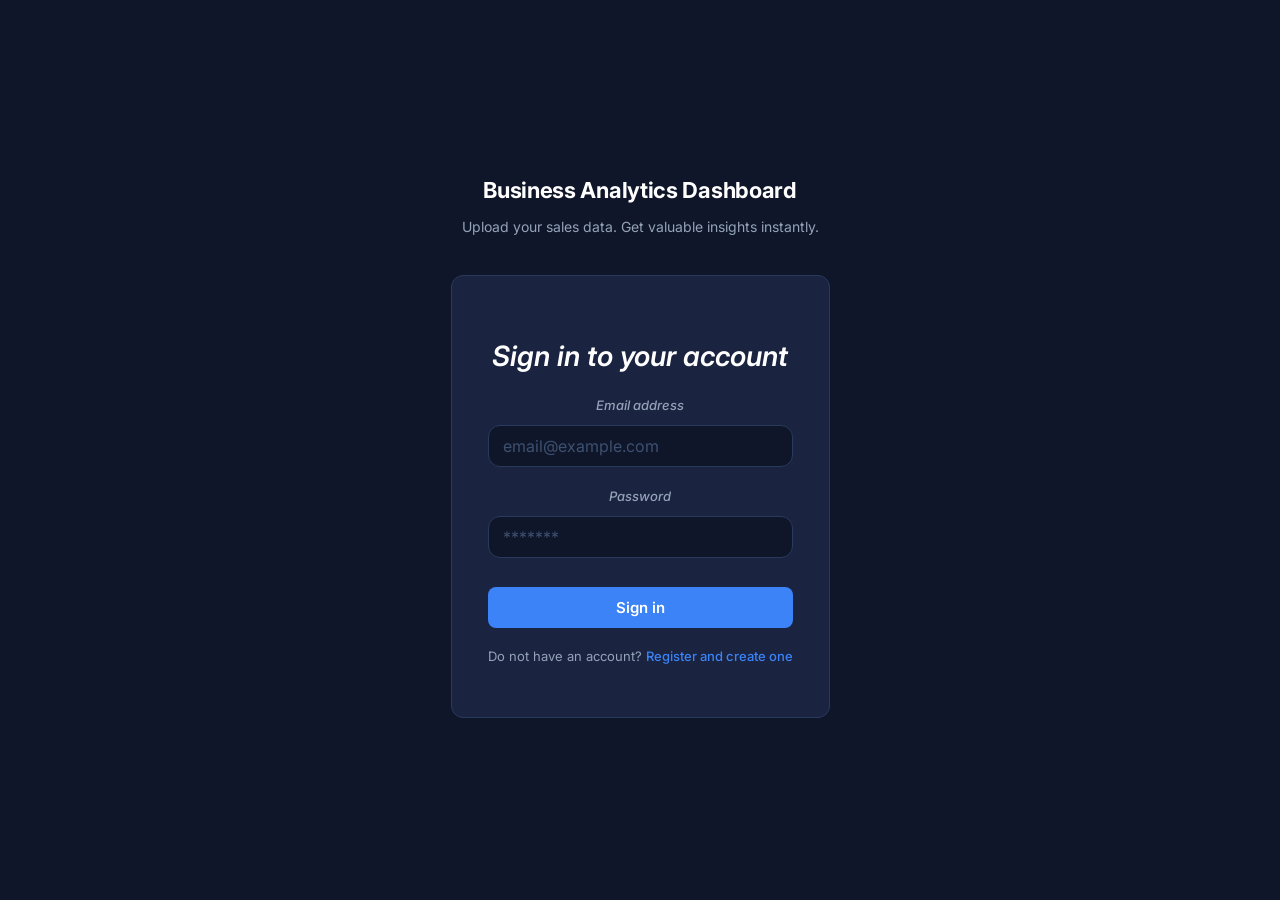
<file: templates/index.html>
<!DOCTYPE html>
<html lang="en">
<head>
    <meta charset="UTF-8">
    <meta name="viewport" content="width=device-width, initial-scale=1.0">
    <script src="https://cdn.plot.ly/plotly-2.32.0.min.js"></script>
    <link rel="preconnect" href="https://fonts.googleapis.com">
    <link rel="preconnect" href="https://fonts.gstatic.com" crossorigin>
    <link href="https://fonts.googleapis.com/css2?family=Inter:ital,opsz,wght@0,14..32,100..900;1,14..32,100..900&display=swap" rel="stylesheet">

    <link rel="stylesheet" href="/static/style.css">
    <title>Business Dashboard</title>
</head>
<body>
<div id="authScreen">
    <div class="auth-wrap">
        <div class="auth-brand">
            <h1>Business Analytics Dashboard</h1>
            <p>Upload your sales data. Get valuable insights instantly.</p>
        </div>
        <div class="auth-card">
            <div id="authMessage" class="auth-error"></div>
            <div id="loginForm">
                <h2>Sign in to your account</h2>
                <div class="form-group">
                    <label>Email address</label>
                    <input type="email" id="loginEmail" placeholder="email@example.com" required>
                </div>
                <div class="form-group">
                    <label>Password</label>
                    <input type="password" id="loginPassword" placeholder="*******" required>
                </div>
                <button class="btn-primary" id="loginBtn">Sign in</button>
                <div class="auth-switch">
                    <p>Do not have an account? <a href="#" id="showRegister">Register and create one</a> </p>
                </div>
            </div>
            <div id="registerForm" style="display:none;">
                <h2>Create your account</h2>
                <div class="form-group">
                    <label>Email address</label>
                    <input type="email" id="registerEmail" placeholder="email@example.com" required>
                </div>
                <div class="form-group">
                    <label>Password</label>
                    <input type="password" id="registerPassword" placeholder="*******" required>
                </div>
                <button class="btn-primary" id="registerBtn">Create account</button>
                <div class="auth-switch">
                    <p>Already have an account? <a href="#" id="showLogin">Sign in</a> </p>
                </div>
            </div>
        </div>
    </div>
</div>
<div id="appScreen">
    <header class="app-topbar">
        <div class="topbar-brand">
            <div class="dot"></div>
            Analytics Dashboard
        </div>
        <div class="topbar-user">
            <span class="email" id="userEmailDisplay"></span>
            <button class="btn-logout" id="logoutBtn">Sign out</button>
        </div>
    </header>

    <main class="app-main">
        <div class="upload-card">
            <h2>Upload Sales Data</h2>
            <p>CSV or Excel file:</p>
            <div class="upload-row">
                <label class="file-label" for="fileInput">
                    <span id="fileLabel">Choose a file or drag it here</span>
                </label>
                <input type="file" id="fileInput" name="file" accept=".csv,.xlsx" required>
                <button id ="analyseBtn" class= "btn-analyse" type="submit">ANALYSE</button>
            </div>
        </div>
        <div id="statusBar">
            <div class="spinner" id="statusSpinner"></div>
            <span id="statusText"> Analysing your data...</span>
        </div>

        <div id="results" style="display:none">
            <div class="metrics-grid">
                <div class="metric-card" id="metricRevenue">
                    <div class="metric-label">Total Revenue</div>
                    <div class="metric-value" id="valRevenue">-</div>
                    <div class="metric-sub">Across all transactions</div>
                </div>
                <div class="metric-card" id="metricAvg">
                    <div class="metric-label">Avg Order Value</div>
                    <div class="metric-value" id="valAvg">-</div>
                    <div class="metric-sub">Across all transactions</div>
                </div>
                <div class="metric-card" id="metricTop">
                    <div class="metric-label">Top Product</div>
                    <div class="metric-value" id="valTop" style="font-size:20px;">-</div>
                    <div class="metric-sub">Across all transactions</div>
                </div>
            </div>
            <div id="chart__grid">
                <div class="chart-card" id="chartRevenueCard">
                    <h3>Revenue Over Time</h3>
                    <div id="chart__revenue"></div>
                </div>
                <div class="chart-card" id="chartBestCard">
                    <h3>Top Products</h3>
                    <div id="chart__bestsellers"></div>
                </div>
            </div>
            <div class="ai-card" id="aiCard">
                <div class="ai-card-header">
                    <span class="ai-badge">AI</span>
                    <h3>Business Recommendations</h3>
                </div>
                <div class="ai-text" id="aiText"></div>
            </div>
        </div>
    </main>
</div>
    <script>
        let authToken, userEmail = null;

        function showError(msg) {
            const sem = document.getElementById("authMessage");
            sem.textContent = msg;
            sem.style.display = "block";
        }

        function clearError() {
            const sem = document.getElementById("authMessage");
            sem.style.display = "none";
            sem.textContent = "";
        }

        function animateCount(sem, target, prefix) {
            const dura = 800;
            const strt = performance.now();
            const frm= 0;
            function step(now) {
                const p = Math.min((now - strt) / dura, 1);
                const ease = 1 - Math.pow(1 - p, 3);
                sem.textContent = prefix + Math.round(frm + (target - frm) * ease).toLocaleString();

                if (p<1)
                    requestAnimationFrame(step);
            }
            requestAnimationFrame(step);
        }

        function reveal(sem) {
            requestAnimationFrame(() => sem.classList.add("visible"));
        }

        const authScreen = document.getElementById("authScreen");
        const appScreen = document.getElementById("appScreen");
        const userEmailDisplay = document.getElementById("userEmailDisplay");

        const svdToken = localStorage.getItem("authToken");
        const svdEmail = localStorage.getItem("userEmail");
        if (svdToken) {
            authToken = svdToken;
            userEmail = svdEmail;

            authScreen.style.display ="none";
            appScreen.style.display ="block";
            userEmailDisplay.textContent = svdEmail;
        }

        document.getElementById("showRegister").addEventListener("click", (e) =>{
            e.preventDefault();
            clearError();
            document.getElementById("loginForm").style.display = "none";
            document.getElementById("registerForm").style.display = "block";
        });
        document.getElementById("showLogin").addEventListener("click", (e) =>{
            e.preventDefault();
            clearError();
            document.getElementById("registerForm").style.display = "none";
            document.getElementById("loginForm").style.display = "block";
        });

        document.getElementById("registerBtn").addEventListener("click", async() =>{
            clearError();
            const email = document.getElementById("registerEmail").value.trim();
            const password = document.getElementById("registerPassword").value;

            if(!email ||!password) {
                showError("Please fill in all fields.");
                return;
            }

            try{
                const respo = await fetch("/register", {
                    method: "POST",
                    headers: { "Content-Type": "application/json"},
                    body:JSON.stringify({email, password})
                });
                const data = await respo.json();
                if (!respo.ok) {
                    showError(data.detail || "Registration failed.");
                    return;
                }
                onLoginSuccess(data.access_token, email);
            }
            catch (err) {
                showError("Network error--- check if server is running!");
            }
        });

        document.getElementById("loginBtn").addEventListener("click", async() =>{
            clearError();
            const email = document.getElementById("loginEmail").value.trim();
            const password = document.getElementById("loginPassword").value;

            if(!email ||!password) {
                showError("Please fill in all fields.");
                return;
            }
            try{
                const respo = await fetch("/login", {
                    method: "POST",
                    headers: { "Content-Type": "application/json"},
                    body:JSON.stringify({email, password})
                });
                const data = await respo.json();
                if (!respo.ok) {
                    showError(data.detail || "Login failed. Please check your credentials");
                    return;
                }
                onLoginSuccess(data.access_token, email);
            }
            catch (err) {
                showError("Network error--- check if server is running!");
            }
        });

        function onLoginSuccess(token, email) {
            authToken = token;
            userEmail= email;

            localStorage.setItem("authToken", token);
            localStorage.setItem("userEmail", email);

            authScreen.style.display = "none";
            appScreen.style.display = "block";

            userEmailDisplay.textContent = email;
        }

        document.getElementById("logoutBtn").addEventListener("click", () => {
            authToken = null;
            userEmail = null;

            localStorage.removeItem("authToken");
            localStorage.removeItem("userEmail");

            appScreen.style.display = "none";
            authScreen.style.display = "flex";
            document.getElementById("results").style.display = "none";
            document.getElementById("statusBar").className = "";
            document.getElementById("loginEmail").value = "";
            document.getElementById("loginPassword").value = "";

            ["metricRevenue", "metricAvg", "metricTop", "chartRevenueCard", "chartBestCard", "aiCard"]
                .forEach(id => document.getElementById(id).classList.remove("visible"));
        });

        const resdiv = document.getElementById("results")

        document.getElementById("analyseBtn").addEventListener("click", async () => {
            const fileInput = document.getElementById("fileInput");

            if (!fileInput.files[0]){
                alert("Please choose a file first.");
                return;
            }

            const stbar = document.getElementById("statusBar");
            stbar.className = "show";
            document.getElementById("statusSpinner").style.display = "block";
            document.getElementById("statusText").textContent = "Analysing your data...";
            document.getElementById("analyseBtn").disabled = true;
            resdiv.style.display= "none";

            const formData = new FormData();
            formData.append("file", fileInput.files[0]);

            try{
                const respo = await fetch("/upload", {
                    method: "POST",
                    headers: { "Authorization": "Bearer " + authToken },
                    body: formData});
                if (!respo.ok){
                    const errText = await respo.text();
                    stbar.className = "show error";
                    document.getElementById("statusSpinner").style.display = "none";
                    document.getElementById("statusText").textContent = "Error: " + errText;
                    document.getElementById("analyseBtn").disabled = false;
                    return;
                }
                const data = await respo.json();

                stbar.className = "";
                document.getElementById("analyseBtn").disabled= false;
                resdiv.style.display="block";

                if (data.total_revenue !== undefined) {
                    animateCount(document.getElementById("valRevenue"), data.total_revenue, "$");
                }
                if (data.avg_order_value !== undefined) {
                    animateCount(document.getElementById("valAvg"), data.avg_order_value, "$");
                }
                if (data.best_sellers !== undefined) {
                    document.getElementById("valTop").textContent = Object.keys(data.best_sellers)[0] || "-";
                }

                ["metricRevenue", "metricAvg", "metricTop"].forEach(id => reveal(document.getElementById(id)));


                if (data.ai_recommendations){
                    document.getElementById("aiText").textContent = data.ai_recommendations;
                    reveal(document.getElementById("aiCard"));
                }

                const layout = {
                    margin: {t: 10, b:40, l: 40, r:10},
                    paper_bgcolor: "transparent", plot_bgcolor: "transparent", height: 220
                };


                if (data.charts){
                    if (data.charts.revenue_trend){
                        //Plotly.newPlot("chart__revenue", data.charts.revenue_trend.data, Object.assign({}, data.charts.revenue_trend.layout, layout));
                        Plotly.newPlot("chart__revenue", data.charts.revenue_trend.data, data.charts.revenue_trend.layout);

                        reveal(document.getElementById("chartRevenueCard"));
                    }
                    if (data.charts.best_sellers){
                        //Plotly.newPlot("chart__bestsellers", data.charts.best_sellers.data, Object.assign({}, data.charts.best_sellers.layout, layout));
                        Plotly.newPlot("chart__bestsellers", data.charts.best_sellers.data, data.charts.best_sellers.layout);

                        reveal(document.getElementById("chartBestCard"));
                    }
                }
            } catch (err){
                stbar.className = "show error";
                document.getElementById("statusSpinner").style.display = "none";
                document.getElementById("statusText").textContent = "Network error: " + err.message;
                document.getElementById("analyseBtn").disabled = false;

            }
        });
    </script>
    </body>
</html>
</file>
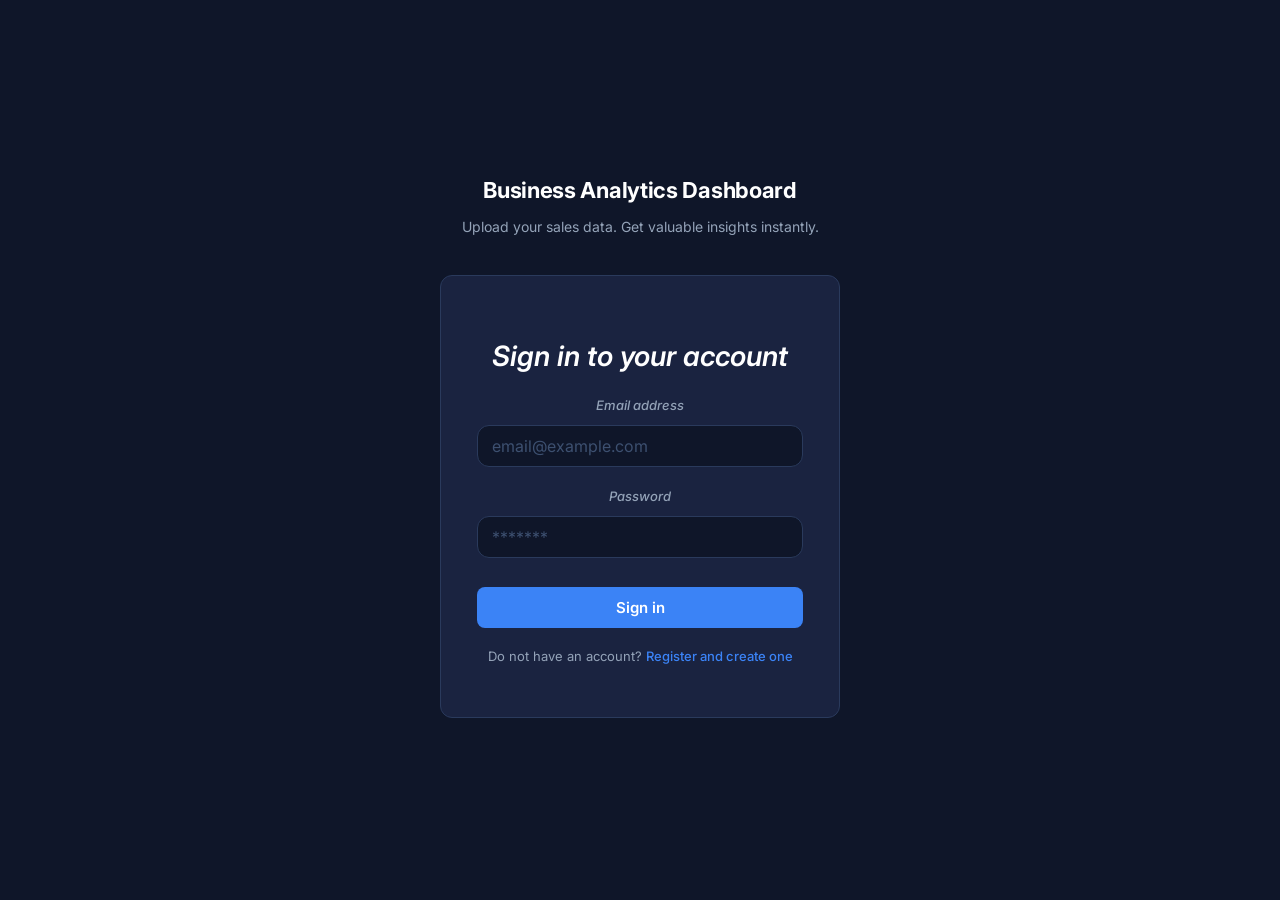
<file: templates/login.html>
<!DOCTYPE html>
<html lang="en">
<head>
    <meta charset="UTF-8">
    <meta name="viewport" content="width=device-width, initial-scale=1.0">
    <link rel="preconnect" href="https://fonts.googleapis.com">
    <link rel="preconnect" href="https://fonts.gstatic.com" crossorigin>
    <link href="https://fonts.googleapis.com/css2?family=Inter:ital,opsz,wght@0,14..32,100..900;1,14..32,100..900&display=swap" rel="stylesheet">
    <link rel="stylesheet" href="/static/style.css">
    <title>Sign in - Business Dashboard</title>
</head>
<body>
<div id="authScreen">
    <div class="auth-wrapper">
        <div class="auth-brand">
            <h1>Business Analytics Dashboard</h1>
            <p>Upload your sales data. Get valuable insights instantly.</p>
        </div>
        <div class="auth-card">
            <div id="authMessage" class="auth-error"></div>
            <div id="loginForm">
                <h2>Sign in to your account</h2>
                <div class="form-group">
                    <label>Email address</label>
                    <input type="email" id="loginEmail" placeholder="email@example.com" required>
                </div>
                <div class="form-group">
                    <label>Password</label>
                    <input type="password" id="loginPassword" placeholder="*******" required>
                </div>
                <button class="btn-primary" id="loginBtn">Sign in</button>
                <div class="auth-switch">
                    <p>Do not have an account? <a href="#" id="showRegister">Register and create one</a> </p>
                </div>
            </div>
            <div id="registerForm" style="display:none;">
                <h2>Create your account</h2>
                <div class="form-group">
                    <label>Email address</label>
                    <input type="email" id="registerEmail" placeholder="email@example.com" required>
                </div>
                <div class="form-group">
                    <label>Password</label>
                    <input type="password" id="registerPassword" placeholder="*******" required>
                </div>
                <button class="btn-primary" id="registerBtn">Create account</button>
                <div class="auth-switch">
                    <p>Already have an account? <a href="#" id="showLogin">Sign in</a> </p>
                </div>
            </div>
        </div>
    </div>
</div>

<script>

    if (localStorage.getItem("authToken")) {
        window.location.href = "/dashboard";
    }

    function showError(msg) {
        const sem = document.getElementById("authMessage");
        sem.textContent = msg;
        sem.style.display = "block";
    }

    function clearError() {
        const sem = document.getElementById("authMessage");
        sem.style.display = "none";
        sem.textContent = "";
    }

    document.getElementById("showRegister").addEventListener("click", (e) =>{
        e.preventDefault();
        clearError();
        document.getElementById("loginForm").style.display = "none";
        document.getElementById("registerForm").style.display = "block";
    });
    document.getElementById("showLogin").addEventListener("click", (e) =>{
        e.preventDefault();
        clearError();
        document.getElementById("registerForm").style.display = "none";
        document.getElementById("loginForm").style.display = "block";
    });

    document.getElementById("registerBtn").addEventListener("click", async() =>{
        clearError();
        const email = document.getElementById("registerEmail").value.trim();
        const password = document.getElementById("registerPassword").value;

        if(!email || !password) {
            showError("Please fill in all fields.");
            return;
        }

        try{
            const respo = await fetch("/register", {
                method: "POST",
                headers: { "Content-Type": "application/json"},
                body:JSON.stringify({email, password})
            });
            const data = await respo.json();
            if (!respo.ok) {
                showError(data.detail || "Registration failed.");
                return;
            }
            onLoginSuccess(data.access_token, email);
        }
        catch (err) {
            showError("Network error--- check if server is running!");
        }
    });

    document.getElementById("loginBtn").addEventListener("click", async() =>{
        clearError();
        const email = document.getElementById("loginEmail").value.trim();
        const password = document.getElementById("loginPassword").value;

        if(!email ||!password) {
            showError("Please fill in all fields.");
            return;
        }
        try{
            const respo = await fetch("/login", {
                method: "POST",
                headers: { "Content-Type": "application/json"},
                body:JSON.stringify({email, password})
            });
            const data = await respo.json();
            if (!respo.ok) {
                showError(data.detail || "Login failed. Please check your credentials");
                return;
            }
            onLoginSuccess(data.access_token, email);
        }
        catch (err) {
            showError("Network error--- check if server is running!");
        }
    });

    function onLoginSuccess(token, email) {
        localStorage.setItem("authToken", token);
        localStorage.setItem("userEmail", email);

        window.location.href = "/dashboard";
    }
</script>
</body>
</html>
</file>
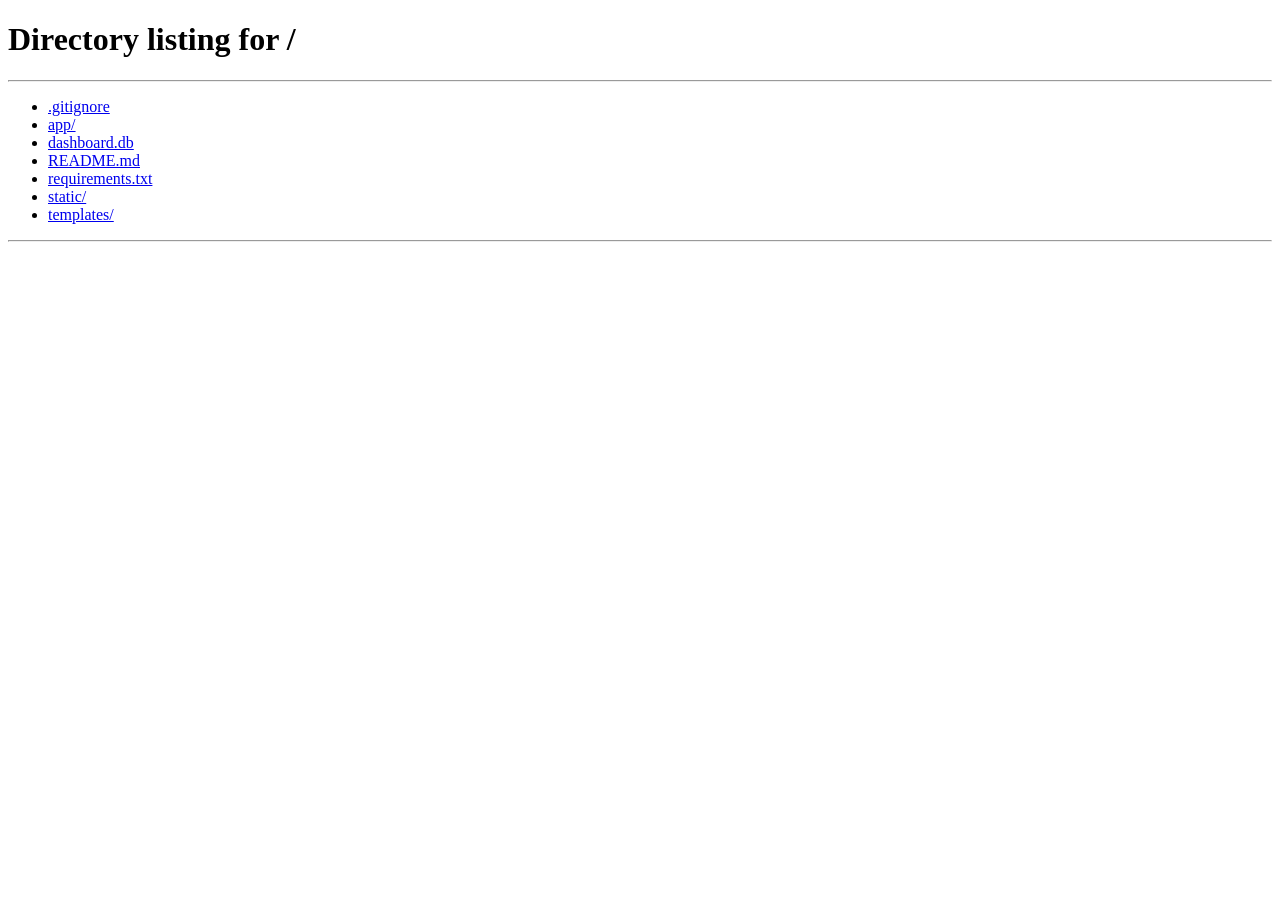
<file: templates/settings.html>
<!DOCTYPE html>
<html lang="en">
<head>
    <meta charset="UTF-8">
    <meta name="viewport" content="width=device-width, initial-scale=1.0">
    <link rel="preconnect" href="https://fonts.googleapis.com">
    <link rel="preconnect" href="https://fonts.gstatic.com" crossorigin>
    <link href="https://fonts.googleapis.com/css2?family=Inter:ital,opsz,wght@0,14..32,100..900;1,14..32,100..900&display=swap" rel="stylesheet">

    <link rel="stylesheet" href="/static/style.css">
    <title>Settings - Business Dashboard</title>
</head>
<body>

{% include "_nav.html" %}

    <main class="app-main">
        <div class="page-header">
            <h2>Workspaces</h2>
            <p>Separate multiple businesses/shops, and invite teammates to view the same reports.</p>
        </div>

        <div class="settings-grid">
           <div class="settings-card">
                <h3>Your workspaces</h3>
                <div id="businessList"></div>

                <div class="form-group" style="margin-top: 16px;">
                    <label>New workspace name</label>
                    <input type="text" id="newBusinessName" placeholder="e.g. My IT Company">
                </div>
                <button class="btn-primary" id="createBusinessBtn" type="button">Create workspace</button>
           </div>
            <div class="settings-card">
                <h3>Team members <span id="selectedBusinessLabel" style="color: var(--slate); font-weight: 400; font-size: 12px;"></span></h3>
                <p style="color: var(--slate);font-size: 13px;margin-bottom: 12px;">Selecy a workspace above to manage its members. Only the owner can invite.</p>
                <div id="memberList"></div>
                <div class="form-group" style="margin-top: 16px;">
                    <label>Invite by email</label>
                    <input type="email" id="inviteEmail" placeholder="teammate@example.com">
                </div>
                <button class="btn-primary" id="inviteBtn" type="button">Send invite</button>
                <p style="color: var(--slate); font-size: 12px;margin-top: 8px;">They must already have an account with this email.</p>
            </div>
        </div>
    </main>

    <script src="/static/js/common.js"></script>
    <script src="/static/js/settings.js"></script>
</body>
</html>
</file>
<file: static/style.css>
/*General page styles*/
/*Go to fonts.google.com, search for your fonts click and get, go back and chose all you would like get embed code copy and paste */
@import url('https://fonts.googleapis.com/css2?family=Inter:ital,opsz,wght@0,14..32,100..900;1,14..32,100..900&display=swap');

/*root from LMS PROJECT*/
:root {
    --bg-base: #0f1629;
    --bg-surface: #1a2340;
    --slate: #94a3b8;
    --blue: #3b83f6;
    --blue-dark: #2563eb;
    --card: #ffffff;
    --border: #2a3a5c;
    --green: #10b981;
    --text: #ecf0f5;
    --text-light: #64748b;
    --radius: 12px;
}

*,
*::before,
*::after {
    box-sizing: border-box;
}

html, body, #root {
    width: 100%;
    height: 100%;
    box-sizing: border-box;
    margin: 0;
    padding: 0;
}

.btn-primary {
    background: var(--blue);
    width: 100%;
    color: #ffffff;
    border: none;
    padding: 11px;
    border-radius: 8px;
    text-decoration: none;
    font-weight: 600;
    font-size: 15px;
    cursor:pointer;
    margin-top: 8px;
    transition: background 0.18s, box-shadow 0.18s;
    font-family: 'Inter', sans-serif;
}

.btn-primary:hover {
    background: var(--blue-dark);
    box-shadow: 0 4px 12px rgba(26, 61, 43, 0.25);
}

/*body*/
body {
    margin: 0;
    font-family: 'Inter', sans-serif;
    background-color: var(--bg-base);
    -webkit-font-smoothing: antialiased;
    align-items: center;
    color: var(--text);
    background: var(--bg-base);
    background-size: 400% 400%;
    min-height: 100vh;

    animation: gradientMove 15s ease infinite;
}
@keyframes gradientMove {
    0% {
        background-position: 0% 50%;
    }
    50% {
        background-position: 100% 50%;
    }
    100% {
        background-position: 0% 50%;
    }
}

#authScreen {
    padding: 24px;
    display: flex;
    min-height: 100vh;
    justify-content: center;
    z-index: 100;
    align-items: center;
}

.auth-wrapper {
    width: 100%;
    max-width: 420px;
}
.auth-brand {
    text-align: center;
    margin-bottom: 36px;
}

.auth-switch {
    text-align: center;
    margin-top: 20px;
    font-size: 13px;
    color: var(--slate);
}

.auth-switch a {
    color: var(--blue);
    text-decoration: none;
    font-weight: 500;
}

.auth-switch a:hover {
    text-decoration: underline;
}

.auth-error {
    background: rgba(239, 68, 68, 0.12);
    border: 1px solid rgba(239, 68, 68, 0.3);
    border-radius: 8px;
    padding: 10px 14px;
    font-size: 13px;
    margin-bottom: 16px;
    color: #fca5a5;
    display: none;
}

#appScreen {
    display: none;
    padding: 24px;
    min-height: 100vh;

}

.app-topbar {
    width: 100%;
    background: var(--bg-surface);
    border-bottom: 1px solid var(--border);
    position: sticky;
    top: 0;
    z-index: 10;
}

.topbar-inner {
    width: 100%;
    max-width: 1180px;
    min-height: 64px;
    margin: 0 auto;
    padding: 0 28px;
    justify-content: space-between;
    align-items: center;
    display: flex;
    gap: 24px;
}

.topbar-brand {
    display: flex;
    align-items: center;
    gap: 10px;
    font-size: 15px;
    font-weight: 700;
    color: #ffffff;
}

.topbar-brand .dot{
    width: 8px;
    height: 8px;
    background: var(--blue);
    border-radius: 50%;
}

.topbar-user{
    display: flex;
    align-items: center;
    gap: 10px;
    flex-shrink: 0;
}

.topbar-user .email {
    font-size: 13px;
    color: var(--slate);
}

.auth-brand h1{
    color: #ffffff;
    font-size: 22px;
    font-weight: 700;
    letter-spacing: -0.3px;
}

.auth-brand p {
    text-align: center;
    margin-top: 6px;
    font-size: 14px;
    color: var(--slate);
}

.auth-card {
    max-width: 400px;
    margin: 40px auto;
    padding: 40px 36px;
    border-radius: var(--radius);
    background-color: #f8f9fa;
    margin-bottom: 20px;
    border: 1px solid var(--border);
    background: var(--bg-surface);
    backdrop-filter: blur(14px);
}

.auth-card h2 {
    text-align: center;
    margin-bottom: 24px;
    font-style: italic;
    font-weight: 600;
    font-size: 28px;
    color: #ffffff;
}

.form-group {
    margin-bottom: 15px;
    display: flex;
    flex-direction: column;
}

.form-group label {
    display: block;
    text-align: center;
    margin-bottom: 6px;
    font-style: italic;
    font-weight: 500;
    font-size: 13px;
    color: var(--slate);
}

.form-group input, .form-group select, .form-group textarea {
    padding: 10px 14px;
    width: 100%;
    margin: 6px 0;
    border-radius: var(--radius);
    border: 1px solid var(--border);
    background: var(--bg-base);
    transition: border-color 0.18s, box-shadow 0.18s;
    font-size: 16px;
    color: #ffffff;
    outline: none;
    font-family: 'Inter', sans-serif;
}

.form-group input:focus, .form-group select:focus, .form-group textarea:focus {
    border-color: var(--blue);
    background: var(--bg-surface);
    box-shadow: 0 0 0 3px rgba(47, 110, 75, 0.12);
    outline: none;
}
.form-group input::placeholder, .form-group select::placeholder, .form-group textarea::placeholder {
    color: #3d5070;
}

#statusBar {
    display: none;
    padding: 12px 16px;
    background: var(--bg-surface);
    border-radius: 8px;
    font-size: 13px;
    color: var(--slate);
    margin-bottom: 24px;
    gap: 10px;
    align-items: center;
}
#statusBar.show {
    display: flex;
}
#statusBar.error {
    border-color: rgba(239,68,68,0.4);
    color: #fca5a5;
    background: rgba(239, 68, 68, 0.08);
}

.spinner {
    width: 16px;
    height: 16px;
    padding: 0;
    border-radius: 50%;
    border: 2px solid var(--border);
    border-top-color: var(--blue);
    animation: spin 0.7s linear infinite;
    flex-shrink: 0;
}

@keyframes spin {
    to {
        transform: rotate(360deg);
    }
}

.date-row {
    margin-top: 16px;
}

.date-row .form-group {
    flex: 1;
    margin: 0;
}

.metrics-grid {
    display: grid;
    grid-template-columns: repeat(3, 1fr);
    gap: 16px;
    margin-bottom: 32px;
}
.metric-card {
    background: var(--bg-surface);
    padding: 22px;
    border-radius: var(--radius);
    border: 1px solid var(--border);
    border-top: 3px solid var(--blue);
    opacity: 0;
    transform: translateY(8px);
    transition: opacity 0.35s ease 0.32s, transform 0.35s ease 0.32s, border-color 0.2s ease;
}

.metric-card.visible {
    opacity: 1;
    transform: translateY(0);
}

.metric-card:nth-child(2) {
    border-left-color: var(--green);
    transition-delay: 0.08s;
}

.metric-card:nth-child(3) {
    border-left-color: #8b5cf6;
    transition-delay: 0.16s;
}

.metric-label {
    color: var(--text-light);
    font-size: 11px;
    font-weight: 600;
    text-transform: uppercase;
    letter-spacing: 0.8px;
    margin-bottom: 10px;
}

.metric-value {
    color: var(--card);
    font-size: 28px;
    font-weight: 700;
    letter-spacing: -0.5px;
}

.metric-sub {
    color: var(--text-light);
    font-size: 12px;
    margin-top: 4px;
}

.charts-grid {
    display: grid;
    grid-template-columns: repeat(2, 1fr);
    gap: 16px;
    margin-bottom: 32px;
}
.chart-card {
    background: var(--bg-surface);
    padding: 20px;
    border-radius: var(--radius);
    border: 1px solid var(--border);
    border-top: 3px solid var(--border);
    opacity: 0;
    transform: translateY(8px);
    transition: opacity 0.35s ease 0.32s, transform 0.35s ease 0.32s, border-color 0.2s ease;
}

.chart-card:hover {
    border-color: var(--blue);
}

.chart-card.visible {
    opacity: 1;
    transform: translateY(0);
}

.chart-card h3 {
    font-size: 13px;
    font-weight: 600;
    color: var(--card);
    margin: 0 0 16px;
}

.ai-card {
    background: var(--bg-surface);
    padding: 24px;
    border-radius: var(--radius);
    border: 1px solid var(--border);
    opacity: 0;
    transform: translateY(8px);
    transition: opacity 0.35s ease 0.32s, transform 0.35s ease 0.32s;
}

.ai-card.visible {
    opacity: 1;
    transform: translateY(0);
}

.ai-card-header {
    display:flex;
    align-items: center;
    gap: 10px;
    margin-bottom: 16px;
}
.ai-card h3 {
    font-size: 13px;
    font-weight: 600;
    color: var(--text);
}

.ai-text {
    font-size: 14px;
    line-height: 1.7;
    color: var(--text);
    white-space: pre-wrap;
}

/*Button*/
button {
    width: auto;
    padding: 10px 22px;
    border-radius: 8px;
    border: none;
    color: white;
    font-size: 16px;
    font-weight: 600;
    cursor: pointer;
    transition: background 0.18s, transform 0.12s, box-shadow 0.18s;
}

button:disabled {
    background-color: #999;
    cursor: not-allowed;
}
button:active {
    transform: scale(0.98);
}
button:hover {
    background: var(--blue);
}

form p {
    margin-top: 10px;
    color: #f44336;
}

@keyframes fadeUp {
    from {
        opacity: 0; transform: translateY(12px);}
    to {
        opacity: 1; transform: translateY(0);}
}

.btn-analyse {
    flex-shrink: 0;
    min-height: 44px;
    background: var(--blue);
    color: white;
    padding: 0 24px;
    border: none;
    border-radius: 9px;
    cursor: pointer;
    margin-left: 0;
    font-size: 13px;
    font-weight: 700;
    font-family: 'Inter', sans-serif;
    box-shadow: 0 5px 16px rgba(59, 131, 246, 0.2);
    transition: all 0.18s 0.2s;
}

.btn-analyse:hover {
    background: var(--blue-dark);
    box-shadow: 0 7px 22px rgba(59, 131, 246, 0.3);
}

.btn-analyse:disabled {
    background: #2a3a5c;
    color: var(--slate);
    cursor: not-allowed;
}

.btn-logout {
    background-color: transparent;
    color: var(--slate);
    float: right;
    border: 1px solid var(--border);
    border-radius: 8px;
    cursor: pointer;
    margin-left: 10px;
    font-size: 14px;
    padding: 6px 12px;
    font-family: 'Inter', sans-serif;
    transition: all 0.15s;
}

.btn-delete {
    background: #b91c1c;
}
.btn-delete:hover {
    background: #991b1b;
}

.btn-logout:hover {
    background-color: var(--slate);
    color: #ffffff;
}

.app-main {
    width: 100%;
    max-width: 1180px;
    margin: 0 auto;
    padding: 36px 28px 60px;
}

.upload-card {
    background: linear-gradient(135deg, rgba(59, 131, 246, 0.08), transparent 55%), var(--bg-surface);
    padding: 32px;
    border: 1px solid var(--border);
    margin-bottom: 32px;
    border-radius: var(--radius);
    box-shadow: 0 10px 30px rgba(0, 0, 0, 0.18);
}

.upload-card h2 {
    margin: 0 0 6px;
    color: #ffffff;
    font-size: 18px;
    font-weight: 700;
    letter-spacing: -0.3px;
}

.upload-card p {
    font-size: 13px;
    margin:0 0 22px;
    color: var(--slate);
}

.upload-row {
    display: flex;
    gap: 10px;
    align-items: stretch;
    width: 100%;
}

.file-label {
    background: var(--bg-base);
    padding: 0 15px;
    font-size: 13px;
    font-weight: 500;
    border: 1px dashed var(--border);
    border-radius: 9px;
    flex: 1;
    min-height: 44px;
    transition: all 0.18s ease;
    align-items: center;
    display: flex;
    cursor: pointer;
    color: var(--slate);
}
.file-label:hover {
    color: #fff;
    border-color: var(--blue);
    background: rgba(59, 131, 246, 0.05);
}

#fileInput {
    display: none;
}

.clearfix::after {
    content: '';
    display: table;
    clear: both;
}

@media (max-width: 700px) {
    .metrics-grid {
    grid-template-columns: 1fr;}
    .charts-grid {
    grid-template-columns: 1fr;}
    .upload-row {
    flex-direction: column;
    align-items: stretch;}
    .file-label,
    .btn-analyse {
    width: 100%;}
    .app-main {
    padding: 24px 16px;}
    .date-row {gap: 0;}
}

.topbar-left { display: flex; align-items: center; gap: 28px; min-width: 0;} 
.topbar-nav {display: flex; gap: 4px;}
.topbar-nav a {
    color: var(--slate);
    text-decoration: none;
    font-size: 13px;
    font-weight: 500;
    padding: 6px 12px;
    border-radius: 6px;
}

.topbar-nav a:hover {color: #fff; background: rgba(255, 255, 255, 0.05);}
.topbar-nav a.active {color: #fff; background: var(--blue);}

.workspace-select {
    width: auto;
    min-width: 180px;
    max-width: 220px;
    margin: 0;
    font-size: 12px;
    padding: 8px 32px 8px 11px;
    color: #e2e8f0;
    background: var(--bg-surface);
    border: 1px solid var(--border);
    font-weight: 500;
    outline: none;
}

.workspace-select:focus {
    border-color: var(--border);
}

.page-header {margin-bottom: 24px;}
.page-header h2 {color: #fff; font-size: 20px; margin-bottom: 4px;}
.page-header p {color: var(--slate); font-size: 13px;}

.history-toolbar {margin-bottom: 16px;}
.history-table {overflow: auto;}
.history-full-table {
    width: 100%;
    border-collapse: collapse;
    background: var(--bg-surface);
    border: 1px solid var(--border);
    border-radius: var(--radius);
    overflow: hidden;
}

.history-full-table th, .history-full-table td {
    text-align: left;
    padding: 12px 14px;
    font-size: 13px;
    border-bottom: 1px solid var(--border);
    color: var(--slate);
    white-space: nowrap;
}

.history-full-table th { color: #fff; font-weight: 600; font-size: 12px; text-transform: uppercase; letter-spacing: 0.5px;}
.history-full-table tr:last-child td {border-bottom: none;}
.history-full-table .hi-name {color: #fff; font-weight: 500;}
.history-full-table td a.btn-small {text-decoration: none; margin-right: 6px;}

.settings-grid {
    display: grid;
    grid-template-columns: 1fr 1fr;
    gap: 24px;
}

@media (max-width: 800px) {
    .settings-grid {grid-template-columns: 1fr;}
}

.settings-card {
    background: var(--bg-surface);
    border: 1px solid var(--border);
    border-radius: var(--radius);
    padding: 24px;
}

.settings-card h3 {color: #fff; font-size: 15px; margin-bottom: 14px;}

.workspace-row {
    display: flex;
    justify-content: space-between;
    align-items: center;
    padding: 10px 14px;
    border: 1px solid var(--border);
    border-radius: 8px;
    margin-bottom: 8px;
    cursor: pointer;
    font-size: 13px;
    color: var(--slate);
}

.workspace-row:hover {border-color: var(--blue);}
.workspace-row.active {border-color: var(--blue); background: rgba(59, 131, 246, 0.08); color: #fff;}

.member-row {
    display: flex;
    justify-content: space-between;
    padding: 8px 12px;
    font-size: 13px;
    color: var(--slate);
    border-bottom: 1px solid var(--border);
}

.member-row:last-child {border-bottom: none;}

.role-badge {
    font-size: 11px;
    padding: 2px 8px;
    border-radius: 999px;
    background: rgba(255, 255, 255, 0.08);
    color: #fff;
    text-transform: uppercase;
    letter-spacing: 0.4px;
}

@media (max-width: 700px) {
    .topbar-left {flex-direction: column; align-items: flex-start; gap: 10px;}
    .app-topbar {flex-direction: column; align-items: stretch; gap: 12px;}
    .topbar-user {flex-wrap: wrap;}
    .history-full-table {font-size: 12px;}
}

.btn-small {
    display: inline-flex;
    align-items: center;
    gap: 6px;
    padding: 8px 14px;
    font-size: 13px;
    font-weight: 600;
    border-radius: 8px;
    background: transparent;
    border: 1px solid var(--border);
    color: var(--slate);
    cursor: pointer;
    text-decoration: none;
    transition: all 0.15s;
    font-family: 'Inter', sans-serif;
}

.btn-small:hover {
    border-color: var(--blue);
    color: #fff;
    background: rgba(59, 131, 246, 0.08);
}

.import-row {
    display: flex;
    gap: 8px;
    margin-top: 12px;
    flex-wrap: wrap;
}

.modal-overlay {
    display: none;
    position: fixed;
    inset: 0;
    background: rgba(5, 8, 20, 0.7);
    z-index: 200;
    align-items: center;
    justify-content: center;
    padding: 20px;
}

.modal-overlay.show {display: flex;}
.modal-box {
    background: var(--bg-surface);
    border: 1px solid var(--border);
    border-radius: var(--radius);
    padding: 28px;
    width: 100%;
    max-width: 440px;
    max-height: 85vh;
    overflow-y: auto;
}

.modal-box h3 {color: #fff; margin-bottom: 16px; font-size: 16px;}
.modal-actions {display: flex; gap: 10px; margin-top: 16px;}
.modal-actions button {flex: 1;}

.settings-loading {
    display: none;
    align-items: center;
    gap: 8px;
    font-size: 12px;
    color: var(--slate);
    padding: 10px 0;
}

.settings-loading.show {display: flex;}

.extra-metrics {
    display: grid;
    grid-template-columns: repeat(auto-fit, minmax(160px, 1fr));
    gap: 12px;
    margin-bottom: 24px;
}

.extra-metric {
    background: var(--bg-surface);
    border: 1px solid var(--border);
    border-radius: 8px;
    padding: 14px 16px;
}

.extra-metric .em-label {font-size: 11px; color: var(--slate); text-transform: uppercase; letter-spacing: 0.5px;}
.extra-metric .em-value {font-size: 18px; font-weight: 700; color: #fff; margin-top: 4px;}

.anomaly-list {list-style: none; padding: 0; margin: 8px 0 0;}
.anomaly-list li {
    font-size: 13px;
    padding: 8px 12px;
    border-radius: 6px;
    margin-bottom: 6px;
    background: rgba(239, 68, 68, 0.08);
    border: 1px solid rgba(239, 68, 68, 0.25);
    color: #fca5a5;
}

.anomaly-list li.spike {
    background: rgba(16, 185, 129, 0.08);
    border-color: rgba(16, 185, 129, 0.25);
    color: #6ee7b7;
}

.chat-box {
    margin-top: 20px;
    border-top: 1px solid var(--border);
    padding-top: 16px;
}

.chat-log {max-height: 240px; overflow-y: auto; margin-bottom: 10px;}
.chart-msg {font-size: 13px; margin-bottom: 10px; line-height: 1.5;}
.chart-msg.user {color: var(--slate);}
.chart-msg.assistant {color: #fff;}
.chart-msg b {color: var(--blue);}
.chart-input-row {display: flex; gap: 8px;}
.chart-input-row input {flex: 1; margin: 0;}

.ai-badge {
    display: inline-flex;
    align-items: center;
    justify-content: center;
    width: 24px;
    height: 24px;
    border-radius: 6px;
    background: var(--blue);
    color: #fff;
    font-size: 11px;
    font-weight: 700;
}

.export-row {
    display: flex;
    gap: 10px;
    margin-top: 16px;
    flex-wrap: wrap;
}

.compare-grid {
    display: grid;
    grid-template-columns: repeat(auto-fit, minmax(200px, 1fr));
    gap: 12px;
}

.compare-metric {background: var(--bg-surface);border: 1px solid var(--border); border-radius: 8px; padding: 14px;}
.compare-metric .cm-change {font-size: 12px; margin-top: 4px;}
.compare-metric .cm-change.up {color: #6ee7b7;}
.compare-metric .cm-change.down {color: #fca5a5;}


@media (max-width: 700px) {
    .chart-input-row {flex-direction: column;}
    .import-row {flex-direction: column;}
    .import-row button {width: 100%;}
}
</file>
